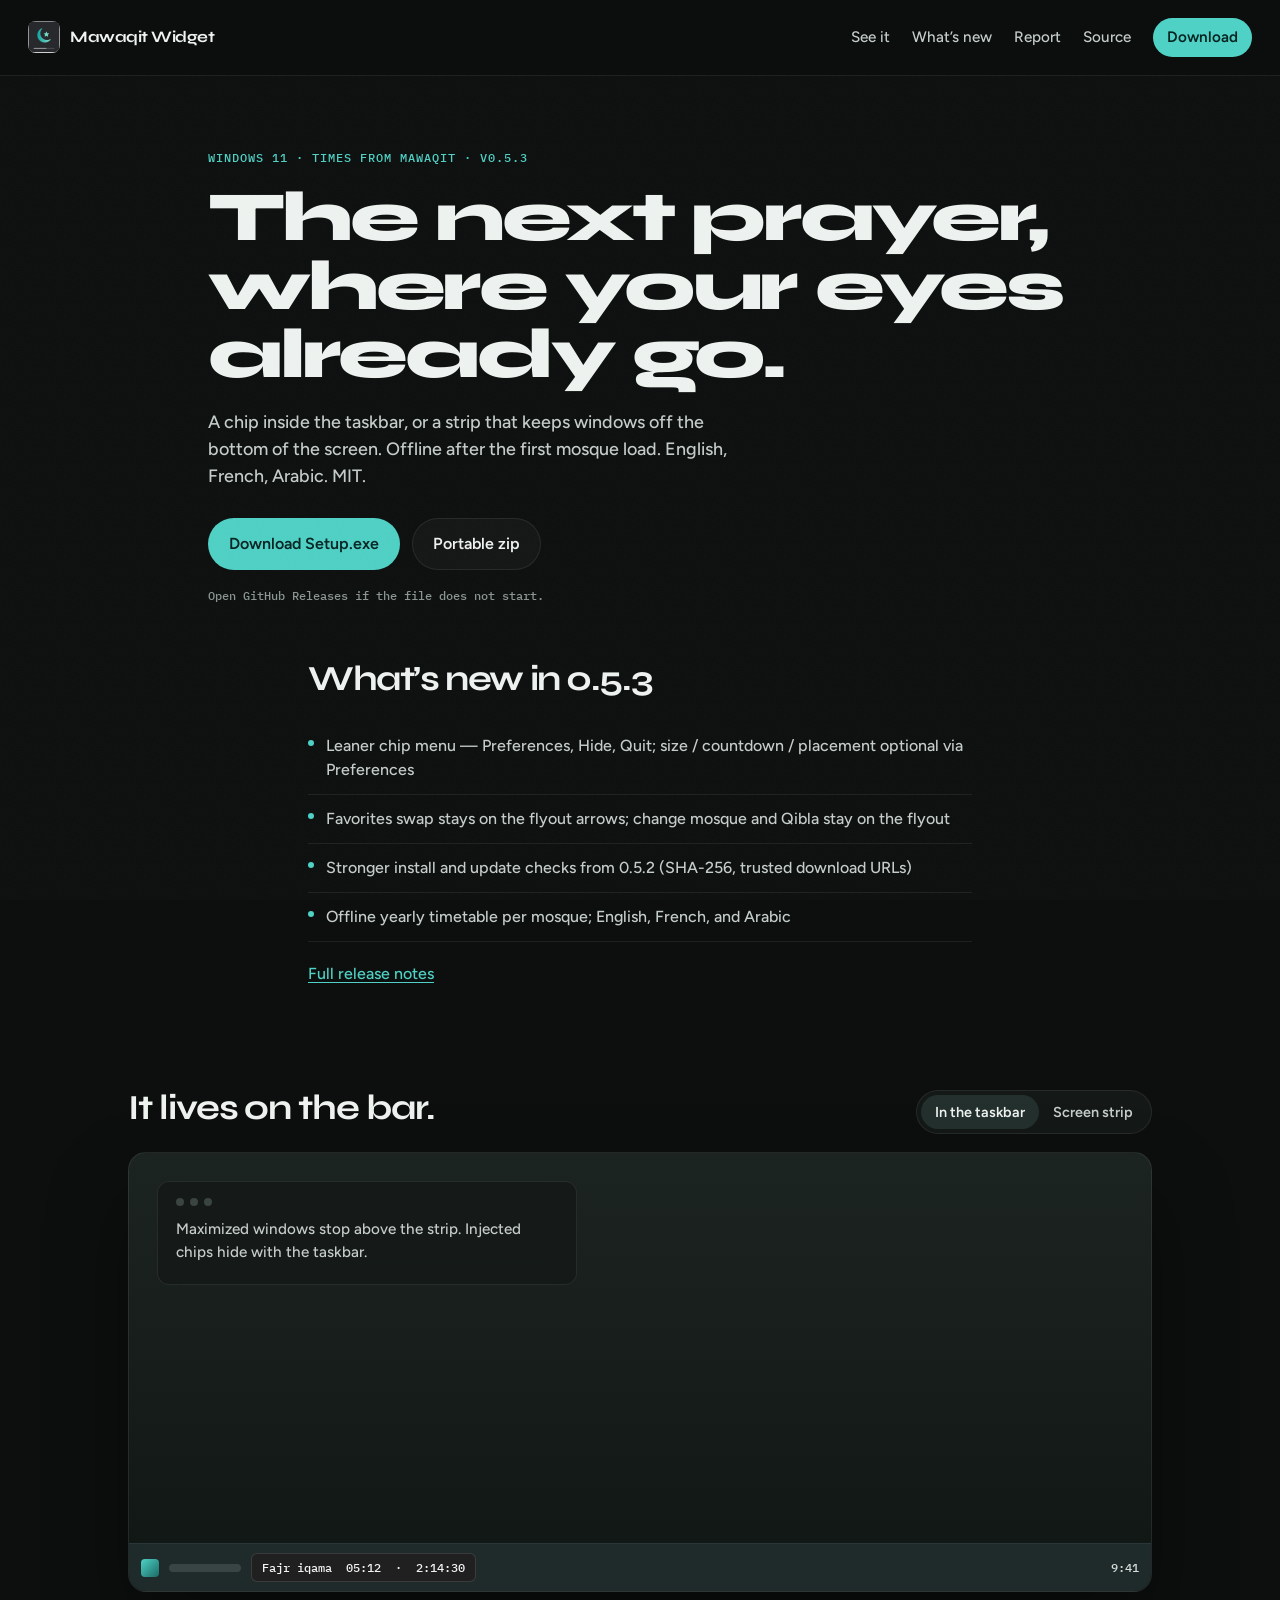
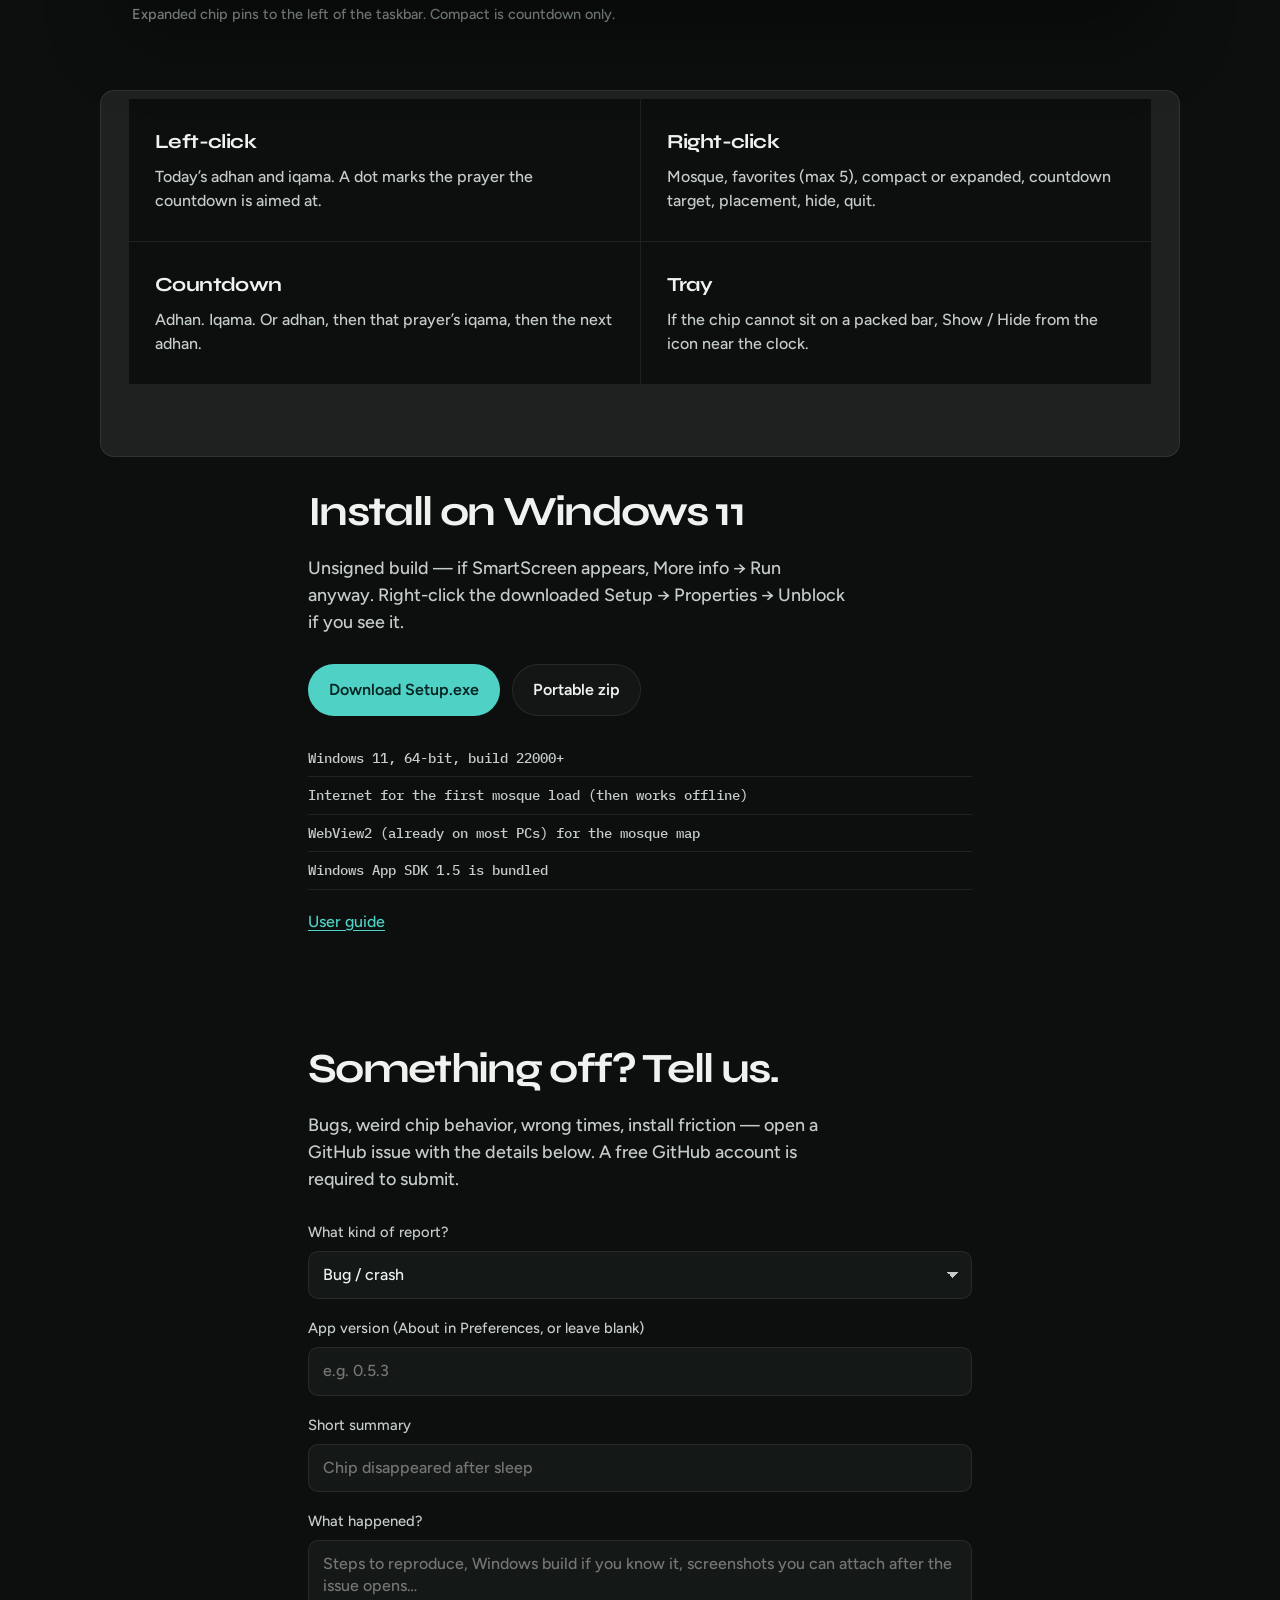
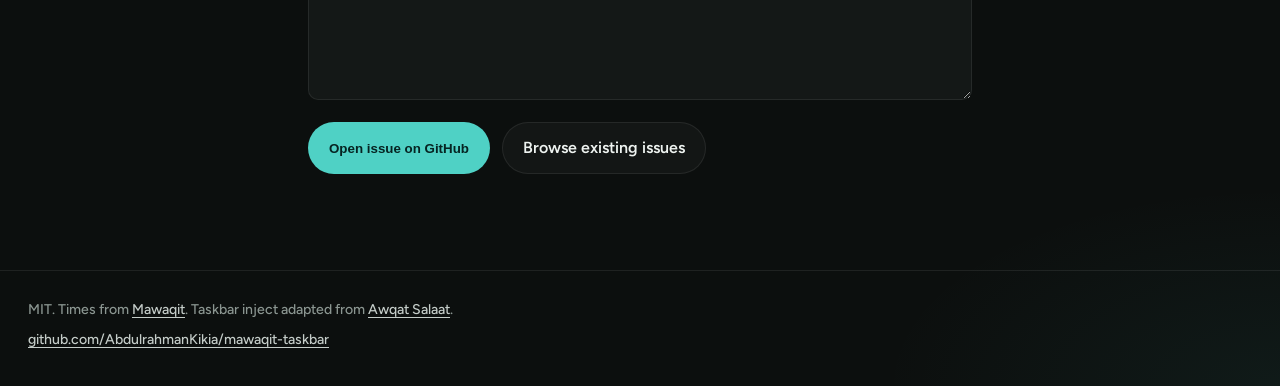
<file: docs/index.html>
<!DOCTYPE html>
<html lang="en">
<head>
  <meta charset="utf-8"/>
  <meta name="viewport" content="width=device-width, initial-scale=1"/>
  <title>Mawaqit Widget — prayer times on the Windows 11 taskbar</title>
  <meta name="description" content="A Windows 11 prayer-times chip in the taskbar, or a strip that reserves the bottom of the screen. Times from Mawaqit. MIT."/>
  <meta property="og:title" content="Mawaqit Widget"/>
  <meta property="og:description" content="Prayer times, on the bar you already look at."/>
  <meta property="og:image" content="assets/icon.png"/>
  <meta name="theme-color" content="#0c0f0e"/>
  <link rel="icon" href="assets/favicon.ico"/>
  <link rel="apple-touch-icon" href="assets/icon.png"/>
  <link rel="preconnect" href="https://fonts.googleapis.com"/>
  <link rel="preconnect" href="https://fonts.gstatic.com" crossorigin/>
  <link href="https://fonts.googleapis.com/css2?family=IBM+Plex+Mono:wght@400;500&family=Syne:wght@600;700;800&family=Figtree:ital,wght@0,400;0,500;0,600;1,400&display=swap" rel="stylesheet"/>
  <link rel="stylesheet" href="styles.css"/>
</head>
<body>
  <a class="skip" href="#download">Skip to download</a>

  <header class="nav">
    <a class="brand" href="#">
      <img src="assets/icon.png" width="32" height="32" alt=""/>
      Mawaqit Widget
    </a>
    <nav>
      <a href="#live">See it</a>
      <a href="#whats-new">What’s new</a>
      <a href="#report">Report</a>
      <a href="https://github.com/AbdulrahmanKikia/mawaqit-taskbar">Source</a>
      <a class="nav-dl" href="#download">Download</a>
    </nav>
  </header>

  <main>
    <section class="hero">
      <p class="kicker">Windows 11 · times from Mawaqit · v0.5.3</p>
      <h1>The next prayer,<br>where your eyes already go.</h1>
      <p class="lede">A chip inside the taskbar, or a strip that keeps windows off the bottom of the screen. Offline after the first mosque load. English, French, Arabic. MIT.</p>
      <div class="cta">
        <a id="btnSetup" class="btn primary" href="https://github.com/AbdulrahmanKikia/mawaqit-taskbar/releases/latest">
          Download Setup.exe
        </a>
        <a id="btnZip" class="btn ghost" href="https://github.com/AbdulrahmanKikia/mawaqit-taskbar/releases/latest">
          Portable zip
        </a>
      </div>
      <p class="release" id="releaseMeta">Fetching the latest build…</p>
    </section>

    <section id="whats-new" class="whats-new" aria-labelledby="new-title">
      <h2 id="new-title">What’s new in 0.5.3</h2>
      <ul>
        <li>Leaner chip menu — Preferences, Hide, Quit; size / countdown / placement optional via Preferences</li>
        <li>Favorites swap stays on the flyout arrows; change mosque and Qibla stay on the flyout</li>
        <li>Stronger install and update checks from 0.5.2 (SHA-256, trusted download URLs)</li>
        <li>Offline yearly timetable per mosque; English, French, and Arabic</li>
      </ul>
      <p class="guide-link"><a id="releaseNotesLink" href="https://github.com/AbdulrahmanKikia/mawaqit-taskbar/releases/latest">Full release notes</a></p>
    </section>

    <section id="live" class="stage" aria-labelledby="live-title">
      <div class="stage-head">
        <h2 id="live-title">It lives on the bar.</h2>
        <div class="switch" role="tablist" aria-label="Placement">
          <button type="button" role="tab" id="tabInject" aria-selected="true" data-mode="inject">In the taskbar</button>
          <button type="button" role="tab" id="tabStrip" aria-selected="false" data-mode="strip">Screen strip</button>
        </div>
      </div>

      <div class="desktop" id="desktop" data-mode="inject">
        <div class="workarea">
          <div class="win" aria-hidden="true">
            <div class="win-dots"><i></i><i></i><i></i></div>
            <p>Maximized windows stop above the strip. Injected chips hide with the taskbar.</p>
          </div>
          <div class="flyout" id="flyout" hidden role="dialog" aria-label="Today’s schedule">
            <header>
              <strong>Fajr iqama in <span class="tick">—</span></strong>
              <span>Your mosque · city</span>
            </header>
            <table>
              <thead>
                <tr><th></th><th>Prayer</th><th>Adhan</th><th>Iqama</th></tr>
              </thead>
              <tbody>
                <tr class="tracked"><td>●</td><td>Fajr</td><td>04:52</td><td>05:12</td></tr>
                <tr><td></td><td>Dhuhr</td><td>12:18</td><td>12:30</td></tr>
                <tr><td></td><td>Asr</td><td>15:41</td><td>15:50</td></tr>
                <tr><td></td><td>Maghrib</td><td>18:03</td><td>18:08</td></tr>
                <tr><td></td><td>Isha</td><td>19:28</td><td>19:40</td></tr>
              </tbody>
            </table>
            <p class="change">Change mosque…</p>
          </div>
        </div>
        <div class="appstrip" id="mockStrip" hidden>
          <button type="button" class="chip-face" id="stripChip" aria-label="Open schedule">Fajr iqama&nbsp;&nbsp;05:12&nbsp;&nbsp;·&nbsp;&nbsp;<span class="tick">—</span></button>
          <span class="mosque">Your mosque · city</span>
        </div>
        <div class="taskbar">
          <span class="start" aria-hidden="true"></span>
          <span class="pins" aria-hidden="true"></span>
          <button type="button" class="chip-face on-bar" id="barChip" aria-label="Open schedule">Fajr iqama&nbsp;&nbsp;05:12&nbsp;&nbsp;·&nbsp;&nbsp;<span class="tick">—</span></button>
          <span class="tray" aria-hidden="true">9:41</span>
        </div>
      </div>
      <p class="stage-note" id="stageNote">Expanded chip pins to the left of the taskbar. Compact is countdown only.</p>
    </section>

    <section id="use" class="use">
      <article>
        <h3>Left-click</h3>
        <p>Today’s adhan and iqama. A dot marks the prayer the countdown is aimed at.</p>
      </article>
      <article>
        <h3>Right-click</h3>
        <p>Mosque, favorites (max 5), compact or expanded, countdown target, placement, hide, quit.</p>
      </article>
      <article>
        <h3>Countdown</h3>
        <p>Adhan. Iqama. Or adhan, then that prayer’s iqama, then the next adhan.</p>
      </article>
      <article>
        <h3>Tray</h3>
        <p>If the chip cannot sit on a packed bar, Show / Hide from the icon near the clock.</p>
      </article>
    </section>

    <section id="download" class="download">
      <h2>Install on Windows 11</h2>
      <p class="lede">Unsigned build — if SmartScreen appears, More info → Run anyway. Right-click the downloaded Setup → Properties → Unblock if you see it.</p>
      <div class="cta">
        <a id="btnSetup2" class="btn primary" href="https://github.com/AbdulrahmanKikia/mawaqit-taskbar/releases/latest">Download Setup.exe</a>
        <a id="btnZip2" class="btn ghost" href="https://github.com/AbdulrahmanKikia/mawaqit-taskbar/releases/latest">Portable zip</a>
      </div>
      <ul class="reqs">
        <li>Windows 11, 64-bit, build 22000+</li>
        <li>Internet for the first mosque load (then works offline)</li>
        <li>WebView2 (already on most PCs) for the mosque map</li>
        <li>Windows App SDK 1.5 is bundled</li>
      </ul>
      <p class="guide-link"><a href="https://github.com/AbdulrahmanKikia/mawaqit-taskbar/blob/master/USER_GUIDE.md">User guide</a></p>
    </section>

    <section id="report" class="report" aria-labelledby="report-title">
      <h2 id="report-title">Something off? Tell us.</h2>
      <p class="lede">Bugs, weird chip behavior, wrong times, install friction — open a GitHub issue with the details below. A free GitHub account is required to submit.</p>
      <form id="reportForm" class="report-form" novalidate>
        <label>
          <span>What kind of report?</span>
          <select id="reportKind" name="kind" required>
            <option value="bug">Bug / crash</option>
            <option value="wrong-times">Wrong prayer times</option>
            <option value="install">Install / update / SmartScreen</option>
            <option value="ui">Chip, flyout, or map UI</option>
            <option value="idea">Idea / feedback</option>
          </select>
        </label>
        <label>
          <span>App version (About in Preferences, or leave blank)</span>
          <input id="reportVersion" name="version" type="text" placeholder="e.g. 0.5.3" maxlength="32" autocomplete="off"/>
        </label>
        <label>
          <span>Short summary</span>
          <input id="reportSummary" name="summary" type="text" required maxlength="120" placeholder="Chip disappeared after sleep" autocomplete="off"/>
        </label>
        <label>
          <span>What happened?</span>
          <textarea id="reportDetails" name="details" required rows="6" maxlength="4000" placeholder="Steps to reproduce, Windows build if you know it, screenshots you can attach after the issue opens…"></textarea>
        </label>
        <div class="report-actions">
          <button type="submit" class="btn primary">Open issue on GitHub</button>
          <a class="btn ghost" href="https://github.com/AbdulrahmanKikia/mawaqit-taskbar/issues">Browse existing issues</a>
        </div>
        <p class="report-note" id="reportNote" hidden></p>
      </form>
    </section>
  </main>

  <footer>
    <p>MIT. Times from <a href="https://mawaqit.net">Mawaqit</a>. Taskbar inject adapted from <a href="https://github.com/Khiro95/Awqat-Salaat">Awqat Salaat</a>.</p>
    <p><a href="https://github.com/AbdulrahmanKikia/mawaqit-taskbar">github.com/AbdulrahmanKikia/mawaqit-taskbar</a></p>
  </footer>
  <script src="site.js"></script>
</body>
</html>
</file>
<file: docs/styles.css>
:root {
  --ink: #0c0f0e;
  --panel: #141817;
  --bar: #1a1e1d;
  --line: rgba(255, 255, 255, 0.08);
  --mist: #c5cdc9;
  --paper: #eef3f0;
  --teal: #4fd1c5;
  --teal-dim: #2a9d94;
  --danger: #f0c27a;
  --mono: "IBM Plex Mono", ui-monospace, monospace;
  --sans: "Figtree", system-ui, sans-serif;
  --display: "Syne", system-ui, sans-serif;
  --radius: 14px;
}

* { box-sizing: border-box; }
html { scroll-behavior: smooth; }
body {
  margin: 0;
  background:
    radial-gradient(1200px 500px at 50% -10%, rgba(79, 209, 197, 0.12), transparent 55%),
    radial-gradient(800px 400px at 100% 100%, rgba(79, 209, 197, 0.06), transparent 50%),
    var(--ink);
  color: var(--paper);
  font: 500 16px/1.5 var(--sans);
  min-height: 100vh;
}
body::before {
  content: "";
  position: fixed;
  inset: 0;
  pointer-events: none;
  opacity: 0.035;
  background-image: url("data:image/svg+xml;utf8,<svg xmlns='http://www.w3.org/2000/svg' width='80' height='80'><filter id='n'><feTurbulence type='fractalNoise' baseFrequency='0.9' numOctaves='2'/></filter><rect width='100%' height='100%' filter='url(%23n)'/></svg>");
}

a { color: var(--teal); text-underline-offset: 3px; }
a:hover { color: #7ee8de; }

.skip {
  position: absolute;
  left: 12px;
  top: -40px;
  background: var(--teal);
  color: #062422;
  padding: 8px 12px;
  z-index: 20;
}
.skip:focus { top: 12px; }

.nav {
  display: flex;
  align-items: center;
  justify-content: space-between;
  padding: 18px 28px;
  position: sticky;
  top: 0;
  z-index: 10;
  background: color-mix(in srgb, var(--ink) 78%, transparent);
  backdrop-filter: blur(16px);
  border-bottom: 1px solid var(--line);
}
.brand {
  display: flex;
  align-items: center;
  gap: 10px;
  color: var(--paper);
  text-decoration: none;
  font-family: var(--display);
  font-weight: 700;
  letter-spacing: -0.03em;
}
.brand img { border-radius: 8px; }
.nav nav { display: flex; gap: 22px; align-items: center; }
.nav nav a { color: var(--mist); text-decoration: none; font-size: 0.95rem; }
.nav nav a:hover { color: var(--paper); }
.nav-dl {
  color: #062422 !important;
  background: var(--teal);
  padding: 8px 14px;
  border-radius: 999px;
  font-weight: 600;
}
.nav-dl:hover { filter: brightness(1.08); color: #062422 !important; }

.hero {
  max-width: 920px;
  margin: 0 auto;
  padding: 72px 28px 40px;
}
.kicker {
  color: var(--teal);
  font-family: var(--mono);
  font-size: 0.78rem;
  letter-spacing: 0.08em;
  text-transform: uppercase;
  margin: 0 0 16px;
}
h1 {
  font-family: var(--display);
  font-weight: 800;
  font-size: clamp(2.4rem, 6vw, 4.4rem);
  line-height: 0.98;
  letter-spacing: -0.045em;
  margin: 0 0 20px;
}
.lede {
  max-width: 540px;
  color: var(--mist);
  font-size: 1.12rem;
  margin: 0 0 28px;
}
.cta { display: flex; flex-wrap: wrap; gap: 12px; }
.btn {
  display: inline-flex;
  align-items: center;
  justify-content: center;
  padding: 13px 20px;
  border-radius: 999px;
  text-decoration: none;
  font-weight: 600;
  border: 1px solid transparent;
}
.btn.primary {
  background: var(--teal);
  color: #062422;
}
.btn.primary:hover { color: #062422; filter: brightness(1.06); }
.btn.ghost {
  border-color: var(--line);
  color: var(--paper);
  background: rgba(255,255,255,0.03);
}
.btn.ghost:hover { color: var(--paper); border-color: rgba(255,255,255,0.2); }
.release {
  margin: 16px 0 0;
  color: #8b9691;
  font-family: var(--mono);
  font-size: 0.78rem;
}

.stage { padding: 24px 28px 64px; max-width: 1080px; margin: 0 auto; }
.stage-head {
  display: flex;
  flex-wrap: wrap;
  justify-content: space-between;
  gap: 16px;
  align-items: end;
  margin-bottom: 18px;
}
.stage-head h2 {
  font-family: var(--display);
  font-size: clamp(1.6rem, 3vw, 2.2rem);
  letter-spacing: -0.03em;
  margin: 0;
}
.switch {
  display: flex;
  padding: 4px;
  background: var(--panel);
  border: 1px solid var(--line);
  border-radius: 999px;
}
.switch button {
  appearance: none;
  border: 0;
  background: transparent;
  color: var(--mist);
  font: 600 0.9rem var(--sans);
  padding: 8px 14px;
  border-radius: 999px;
  cursor: pointer;
}
.switch button[aria-selected="true"] {
  background: #24302e;
  color: var(--paper);
}

.desktop {
  position: relative;
  border: 1px solid var(--line);
  border-radius: 18px;
  overflow: hidden;
  background:
    linear-gradient(180deg, #1c2422 0%, #101614 100%);
  min-height: 440px;
  box-shadow: 0 40px 80px rgba(0,0,0,0.35);
}
.workarea { padding: 28px 28px 86px; }
.win {
  max-width: 420px;
  background: rgba(20, 24, 23, 0.72);
  border: 1px solid var(--line);
  border-radius: 12px;
  padding: 16px 18px 20px;
  backdrop-filter: blur(12px);
}
.win-dots { display: flex; gap: 6px; margin-bottom: 12px; }
.win-dots i {
  width: 8px; height: 8px; border-radius: 50%;
  background: #3a4441;
  display: block;
}
.win p { margin: 0; color: var(--mist); font-size: 0.95rem; }

.appstrip {
  position: absolute;
  left: 0; right: 0;
  bottom: 48px;
  height: 40px;
  display: flex;
  align-items: center;
  justify-content: space-between;
  padding: 0 16px 0 8px;
  background: #202020;
  border-top: 1px solid rgba(255,255,255,0.06);
  color: #f3f3f3;
  font-size: 13px;
}
.appstrip[hidden] { display: none; }
.mosque { opacity: 0.92; font-weight: 600; white-space: nowrap; overflow: hidden; text-overflow: ellipsis; margin-left: 24px; }

.taskbar {
  position: absolute;
  left: 0; right: 0; bottom: 0;
  height: 48px;
  display: flex;
  align-items: center;
  gap: 10px;
  padding: 0 12px;
  background: color-mix(in srgb, #1c1c1c 88%, #2a9d94 12%);
  border-top: 1px solid rgba(255,255,255,0.06);
}
.start {
  width: 18px; height: 18px;
  border-radius: 4px;
  background: linear-gradient(135deg, #4fd1c5, #1a6b66);
}
.pins {
  width: 72px;
  height: 8px;
  border-radius: 4px;
  background: rgba(255,255,255,0.12);
}
.chip-face {
  appearance: none;
  font-family: var(--mono);
  font-size: 12px;
  font-weight: 500;
  padding: 6px 10px;
  border: 1px solid rgba(255,255,255,0.12);
  border-radius: 6px;
  background: #202020;
  color: #f3f3f3;
  white-space: nowrap;
  cursor: pointer;
}
.chip-face:hover, .chip-face:focus-visible {
  border-color: rgba(79, 209, 197, 0.45);
  outline: none;
}

.flyout {
  appearance: none;
  text-align: left;
  position: absolute;
  left: 28px;
  bottom: 64px;
  width: 280px;
  border: 1px solid var(--line);
  border-radius: 12px;
  background: rgba(28, 32, 31, 0.92);
  color: var(--paper);
  box-shadow: 0 18px 40px rgba(0,0,0,0.4);
  backdrop-filter: blur(20px);
  padding: 12px 12px 8px;
  z-index: 3;
  cursor: default;
}
.desktop[data-mode="strip"] .flyout { bottom: 104px; }
.flyout[hidden] { display: none; }
.flyout header {
  display: flex;
  flex-direction: column;
  gap: 2px;
  margin-bottom: 8px;
}
.flyout header span { color: var(--mist); font-size: 0.82rem; }
.flyout table {
  width: 100%;
  border-collapse: collapse;
  font-size: 0.88rem;
}
.flyout th {
  text-align: left;
  font-weight: 500;
  color: #8b9691;
  font-size: 0.72rem;
  padding-bottom: 6px;
}
.flyout td { padding: 4px 0; }
.flyout .tracked td { color: var(--teal); }
.flyout .change {
  margin: 10px 0 0;
  color: var(--teal);
  font-size: 0.85rem;
}
.chip-face.on-bar { margin-right: auto; }
.desktop[data-mode="strip"] .chip-face.on-bar { visibility: hidden; }
.desktop[data-mode="inject"] .appstrip { display: none; }
.tray {
  margin-left: auto;
  font-family: var(--mono);
  font-size: 12px;
  color: #d7ddd9;
}
.stage-note { color: #8b9691; font-size: 0.9rem; margin: 12px 4px 0; }

.use {
  max-width: 1080px;
  margin: 0 auto;
  padding: 8px 28px 72px;
  display: grid;
  grid-template-columns: repeat(2, 1fr);
  gap: 1px;
  background: var(--line);
  border: 1px solid var(--line);
  border-radius: var(--radius);
  overflow: hidden;
}
.use article {
  background: var(--ink);
  padding: 28px 26px;
}
.use h3 {
  font-family: var(--display);
  margin: 0 0 8px;
  font-size: 1.25rem;
  letter-spacing: -0.03em;
}
.use p { margin: 0; color: var(--mist); }

.download {
  max-width: 720px;
  margin: 0 auto;
  padding: 24px 28px 80px;
}
.download h2 {
  font-family: var(--display);
  font-size: clamp(1.8rem, 4vw, 2.6rem);
  letter-spacing: -0.04em;
  margin: 0 0 12px;
}
.reqs {
  margin: 24px 0 0;
  padding: 0;
  list-style: none;
  color: var(--mist);
}
.reqs li {
  padding: 8px 0;
  border-bottom: 1px solid var(--line);
  font-family: var(--mono);
  font-size: 0.85rem;
}
.guide-link { margin-top: 20px; }

.whats-new {
  max-width: 720px;
  margin: 0 auto;
  padding: 8px 28px 56px;
}
.whats-new h2 {
  font-family: var(--display);
  font-size: clamp(1.6rem, 3.5vw, 2.2rem);
  letter-spacing: -0.04em;
  margin: 0 0 16px;
}
.whats-new ul {
  margin: 0;
  padding: 0;
  list-style: none;
}
.whats-new li {
  position: relative;
  padding: 12px 0 12px 18px;
  border-bottom: 1px solid var(--line);
  color: var(--mist);
}
.whats-new li::before {
  content: "";
  position: absolute;
  left: 0;
  top: 1.15em;
  width: 6px;
  height: 6px;
  border-radius: 50%;
  background: var(--teal);
}

.report {
  max-width: 720px;
  margin: 0 auto;
  padding: 8px 28px 96px;
}
.report h2 {
  font-family: var(--display);
  font-size: clamp(1.8rem, 4vw, 2.6rem);
  letter-spacing: -0.04em;
  margin: 0 0 12px;
}
.report-form {
  display: flex;
  flex-direction: column;
  gap: 18px;
  margin-top: 28px;
}
.report-form label {
  display: flex;
  flex-direction: column;
  gap: 8px;
  color: var(--mist);
  font-size: 0.92rem;
}
.report-form input,
.report-form select,
.report-form textarea {
  appearance: none;
  width: 100%;
  margin: 0;
  padding: 12px 14px;
  border: 1px solid var(--line);
  border-radius: 10px;
  background: var(--panel);
  color: var(--paper);
  font: 500 1rem/1.4 var(--sans);
}
.report-form textarea {
  resize: vertical;
  min-height: 140px;
  font-family: var(--sans);
}
.report-form input:focus,
.report-form select:focus,
.report-form textarea:focus {
  outline: 2px solid color-mix(in srgb, var(--teal) 55%, transparent);
  outline-offset: 1px;
  border-color: color-mix(in srgb, var(--teal) 40%, var(--line));
}
.report-form select {
  background-image: linear-gradient(45deg, transparent 50%, var(--mist) 50%),
    linear-gradient(135deg, var(--mist) 50%, transparent 50%);
  background-position: calc(100% - 18px) 50%, calc(100% - 12px) 50%;
  background-size: 6px 6px, 6px 6px;
  background-repeat: no-repeat;
  padding-right: 36px;
}
.report-actions {
  display: flex;
  flex-wrap: wrap;
  gap: 12px;
  margin-top: 4px;
}
.report-note {
  margin: 0;
  color: var(--danger);
  font-size: 0.9rem;
}

footer {
  border-top: 1px solid var(--line);
  padding: 28px;
  color: #8b9691;
  font-size: 0.88rem;
}
footer p { margin: 0 0 8px; }
footer a { color: var(--mist); }

@media (max-width: 720px) {
  .nav nav a:not(.nav-dl) { display: none; }
  .hero { padding-top: 48px; }
  .use { grid-template-columns: 1fr; }
  .mosque { display: none; }
}

@media (prefers-reduced-motion: reduce) {
  html { scroll-behavior: auto; }
}
</file>
